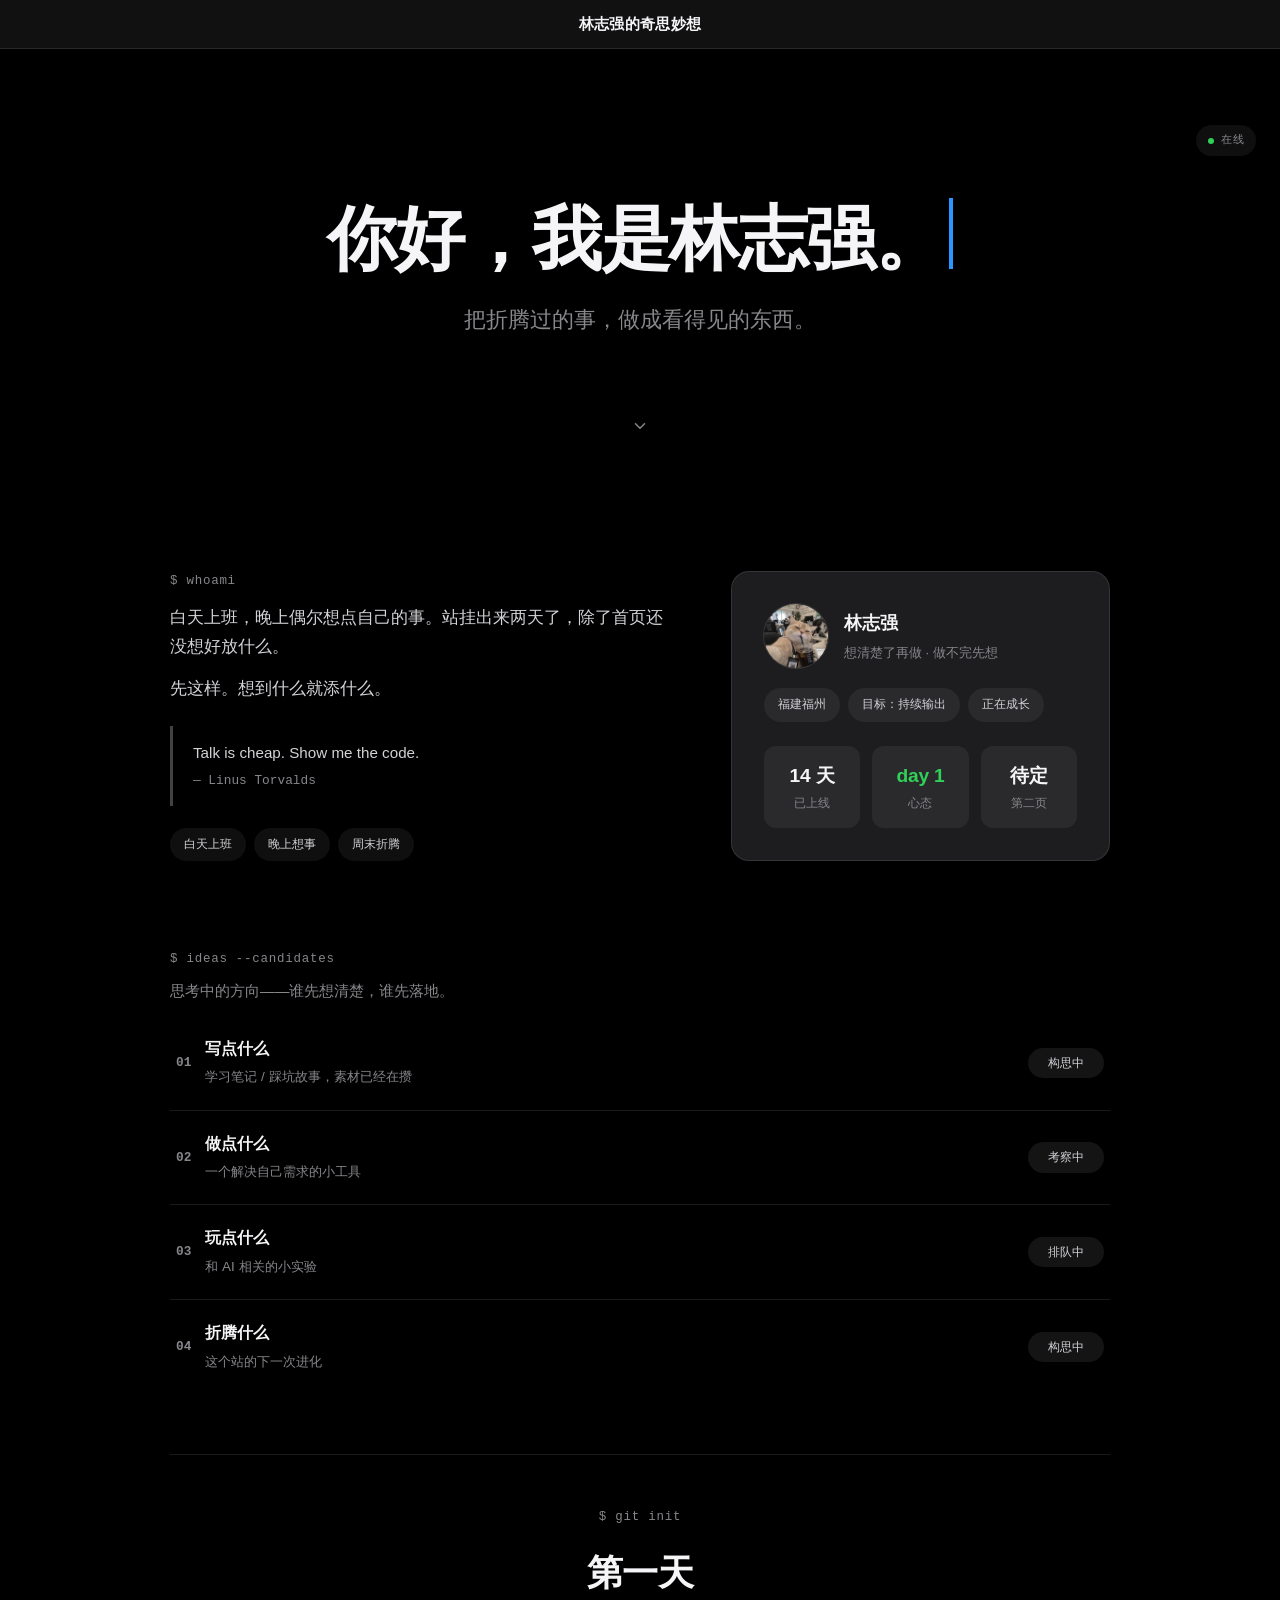
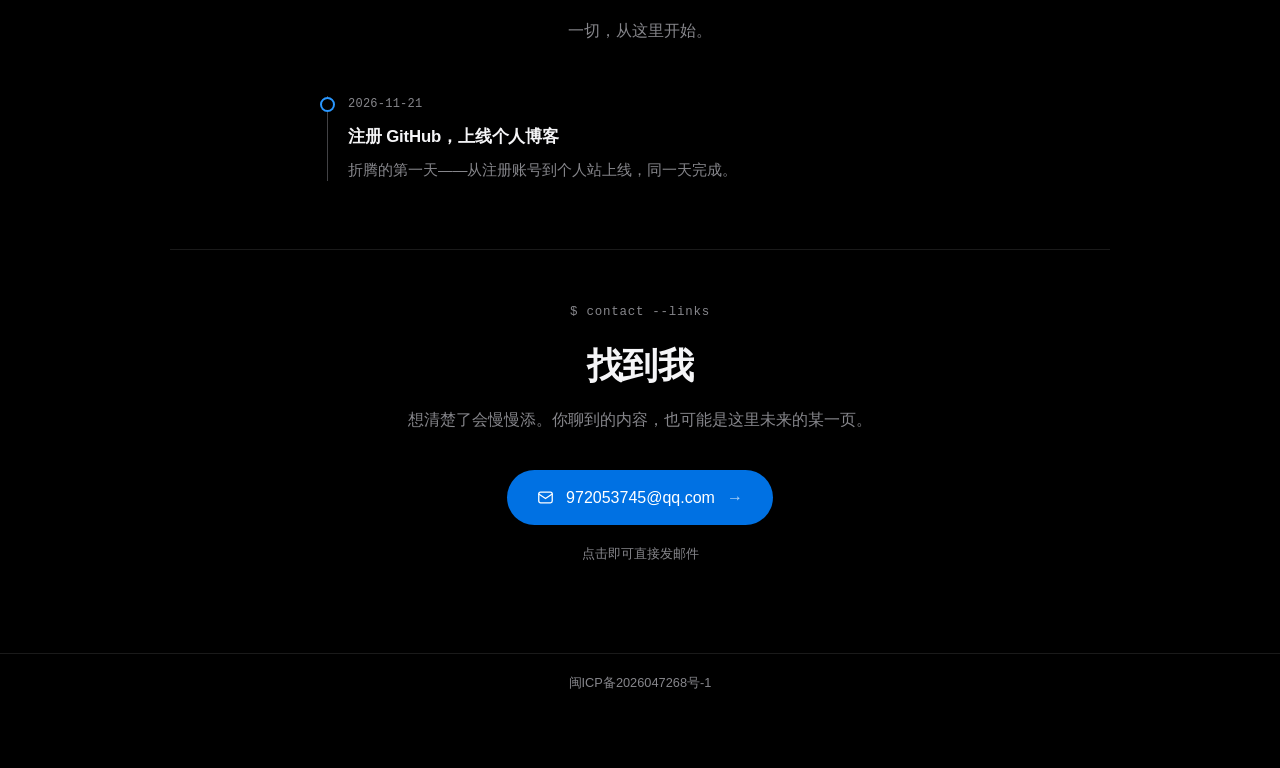
<file: index.html>
<!DOCTYPE html>
<html lang="zh-CN">
<head>
  <meta charset="UTF-8">
  <meta name="viewport" content="width=device-width, initial-scale=1.0">
  <title>林志强的奇思妙想</title>
  <meta name="description" content="林志强的奇思妙想 —— 把折腾过的事，做成看得见的东西。">
  <meta name="theme-color" content="#000000">
  <meta property="og:title" content="林志强的奇思妙想">
  <meta property="og:description" content="把折腾过的事，做成看得见的东西。">
  <meta property="og:url" content="https://midodo.tech/">
  <meta property="og:type" content="website">
  <meta property="og:site_name" content="林志强的奇思妙想">
  <meta property="og:locale" content="zh_CN">
  <meta property="og:image" content="https://midodo.tech/assets/og-cover.png">
  <meta property="og:image:width" content="1200">
  <meta property="og:image:height" content="630">
  <meta name="twitter:card" content="summary_large_image">
  <meta name="twitter:title" content="林志强的奇思妙想">
  <meta name="twitter:description" content="把折腾过的事，做成看得见的东西。">
  <meta name="twitter:image" content="https://midodo.tech/assets/og-cover.png">
  <meta name="robots" content="index,follow">
  <link rel="canonical" href="https://midodo.tech/">
  <script type="application/ld+json">
  {"@context":"https://schema.org","@type":"Person","name":"林志强","url":"https://midodo.tech/","email":"mailto:972053745@qq.com","description":"林志强的奇思妙想——还在思考要写点什么、做点什么。","homeLocation":{"@type":"Place","name":"福建福州"}}
  </script>
  <link rel="icon" href="data:image/svg+xml,<svg xmlns='http://www.w3.org/2000/svg' viewBox='0 0 100 100'><defs><linearGradient id='g' x1='0' y1='0' x2='1' y2='1'><stop offset='0' stop-color='%233e8bff'/><stop offset='1' stop-color='%239a6bff'/></linearGradient></defs><rect width='100' height='100' rx='24' fill='url(%23g)'/><path d='M36 34 L56 50 L36 66' stroke='white' stroke-width='9' fill='none' stroke-linecap='round' stroke-linejoin='round'/><rect x='62' y='62' width='12' height='10' rx='2' fill='white'/></svg>">
  <link rel="stylesheet" href="assets/style.css?v=14">
</head>
<body>
  <!-- 顶部:极简 header —— 仅 logo,单页不需要导航 -->
  <header class="site-header" id="top">
    <a class="logo-text" href="#top">林志强的奇思妙想</a>
  </header>

  <!-- 主视觉:大标题打字机 + 口号 -->
  <section class="hero">
    <div class="hero-inner fade-up">
      <h1 class="hero-title"><span id="typeline">你好，我是林志强。</span><span class="cursor"></span></h1>
      <p class="hero-slogan">把折腾过的事，做成看得见的东西。</p>
    </div>
    <span class="sys-badge"><i></i>在线</span>
    <a class="scroll-hint" href="#intro" aria-label="向下滚动"><svg viewBox="0 0 24 24" width="18" height="18" fill="none" stroke="currentColor" stroke-width="2" stroke-linecap="round" stroke-linejoin="round" aria-hidden="true"><path d="M6 9l6 6 6-6"/></svg></a>
  </section>

  <!-- 自我介绍(合并原关于页) -->
  <section class="intro fade-up d1" id="intro">
    <div class="who-grid">
      <div class="who-text">
        <p class="kicker">$ whoami</p>
        <p class="intro-text">白天上班，晚上偶尔想点自己的事。站挂出来两天了，除了首页还没想好放什么。</p>
        <p class="intro-text">先这样。想到什么就添什么。</p>
        <blockquote class="who-quote">
          Talk is cheap. Show me the code.
          <span class="who-quote-by">— Linus Torvalds</span>
        </blockquote>
        <div class="intro-chips">
          <span class="chip">白天上班</span>
          <span class="chip">晚上想事</span>
          <span class="chip">周末折腾</span>
        </div>
      </div>
      <aside class="profile-card spot">
        <div class="pc-head">
          <img class="avatar-xl" src="assets/avatar.jpg" alt="林志强的头像——上班喝冰美式的橘猫" width="68" height="68">
          <div>
            <h3>林志强</h3>
            <p class="pc-role">想清楚了再做 · 做不完先想</p>
          </div>
        </div>
        <div class="chips-row">
          <span class="chip">福建福州</span>
          <span class="chip">目标：持续输出</span>
          <span class="chip">正在成长</span>
        </div>
        <div class="pc-stats">
          <div class="pc-stat"><div class="num"><span id="site-age">1</span> 天</div><div class="lbl">已上线</div></div>
          <div class="pc-stat"><div class="num day1">day 1</div><div class="lbl">心态</div></div>
          <div class="pc-stat"><div class="num">待定</div><div class="lbl">第二页</div></div>
        </div>
      </aside>
    </div>
    <div class="ideas">
      <p class="kicker">$ ideas --candidates</p>
      <p class="ideas-sub">思考中的方向——谁先想清楚，谁先落地。</p>
      <div class="ideas-list">
        <div class="idea-row spot">
          <span class="i-num">01</span>
          <div class="i-main"><b>写点什么</b><span>学习笔记 / 踩坑故事，素材已经在攒</span></div>
          <span class="i-status">构思中</span>
        </div>
        <div class="idea-row spot">
          <span class="i-num">02</span>
          <div class="i-main"><b>做点什么</b><span>一个解决自己需求的小工具</span></div>
          <span class="i-status s-purple">考察中</span>
        </div>
        <div class="idea-row spot">
          <span class="i-num">03</span>
          <div class="i-main"><b>玩点什么</b><span>和 AI 相关的小实验</span></div>
          <span class="i-status s-amber">排队中</span>
        </div>
        <div class="idea-row spot">
          <span class="i-num">04</span>
          <div class="i-main"><b>折腾什么</b><span>这个站的下一次进化</span></div>
          <span class="i-status s-green">构思中</span>
        </div>
      </div>
    </div>
  </section>

  <!-- 第一天(悬停彩蛋:Always day 1) -->
  <section class="now fade-up d2" id="day-one">
    <p class="kicker" id="day-one-kicker">$ git init</p>
    <h2 id="day-one-title" aria-label="第一天 Always day 1">第一天</h2>
    <p class="now-sub">一切，从这里开始。</p>
    <div class="timeline">
      <div class="tl-item">
        <span class="when">2026-11-21</span>
        <h3>注册 GitHub，上线个人博客</h3>
        <p>折腾的第一天——从注册账号到个人站上线，同一天完成。</p>
      </div>
    </div>
  </section>

  <!-- 找到我 -->
  <section class="contact fade-up d2" id="contact">
    <p class="kicker">$ contact --links</p>
    <h2>找到我</h2>
    <p class="contact-sub">想清楚了会慢慢添。你聊到的内容，也可能是这里未来的某一页。</p>
    <a class="mail-pill reveal" href="mailto:972053745@qq.com">
      <svg class="mp-ico" viewBox="0 0 24 24" width="17" height="17" fill="none" stroke="currentColor" stroke-width="1.8" stroke-linecap="round" stroke-linejoin="round" aria-hidden="true"><rect x="2.5" y="4.5" width="19" height="15" rx="2.5"/><path d="M2.5 7l9.5 6.5L21.5 7"/></svg>
      <span class="mp-addr">972053745@qq.com</span>
      <span class="mp-arrow">→</span>
    </a>
    <p class="contact-note">点击即可直接发邮件</p>
  </section>

  <!-- 页脚:备案号(工信部要求,须展示并链接至 beian.miit.gov.cn) -->
  <footer>
    <div class="foot-bottom center"><a href="https://beian.miit.gov.cn/" target="_blank" rel="noopener noreferrer">闽ICP备2026047268号-1</a></div>
  </footer>

  <script>
    (function () {
      var reduced = window.matchMedia && window.matchMedia("(prefers-reduced-motion: reduce)").matches;

      /* 打字机大标题(循环) */
      var el = document.getElementById("typeline");
      if (el) {
        var lines = ["你好，我是林志强。", "左手奇思，右手妙想。", "1% 灵感，99% 折腾。", "又改版了，这次是认真的。", "先想清楚，再动手做。", "灵感 → 代码 → 上线。"];
        if (reduced) { el.textContent = lines[0]; }
        else {
          var wi = 0, ci = 0, del = false;
          (function tick() {
            var w = lines[wi];
            el.textContent = w.slice(0, ci);
            if (!del && ci < w.length) { ci++; setTimeout(tick, 150); }
            else if (!del) { del = true; setTimeout(tick, 2200); }
            else if (ci > 0) { ci--; setTimeout(tick, 40); }
            else { del = false; wi = (wi + 1) % lines.length; setTimeout(tick, 350); }
          })();
        }
      }

      /* 站龄自动计算(Since 2026-11-21) */
      var ageEl = document.getElementById("site-age");
      if (ageEl) {
        var since = new Date(2026, 10, 21);
        ageEl.textContent = Math.max(1, Math.floor((Date.now() - since.getTime()) / 864e5) + 1);
      }

      /* 滚动入场(.reveal 进入视口时浮现) */
      var revs = document.querySelectorAll(".reveal");
      if (reduced || !("IntersectionObserver" in window)) {
        revs.forEach(function (n) { n.classList.add("visible"); });
      } else {
        var revIo = new IntersectionObserver(function (entries) {
          entries.forEach(function (en) {
            if (en.isIntersecting) {
              en.target.classList.add("visible");
              revIo.unobserve(en.target);
            }
          });
        }, { threshold: .2 });
        revs.forEach(function (n) { revIo.observe(n); });
      }


      /* 彩蛋:悬停「第一天」→ Always day,整条数字卷筒惯性滚动滑停到 1(纯白)
         位移交给 CSS transition(合成器插值), 不依赖 rAF 逐帧、不逐帧改 filter */
      var eggSec = document.getElementById("day-one");
      if (eggSec) {
        var eggTitle = document.getElementById("day-one-title");
        var eggKick = document.getElementById("day-one-kicker");
        var eggLive = false;
        var eggTimers = [];
        var eggReset = function () {
          eggLive = false;
          eggTimers.forEach(clearTimeout);
          eggTimers = [];
          eggSec.classList.remove("egg-on");
          eggTitle.textContent = "第一天";
          eggKick.textContent = "$ git init";
        };
        eggSec.addEventListener("pointerenter", function () {
          if (eggLive) return;
          eggLive = true;
          eggSec.classList.add("egg-on");
          eggKick.textContent = '$ echo "Always day 1"';
          if (reduced) {
            eggTitle.innerHTML = '<span class="ad-pre">Always day</span><span class="ad-final">1</span>';
            return;
          }
          /* 200 → 1 一条连续数字带, 单一 translate3d 位移 → 不会跳字、不会有接缝
             数字放在 ad-slot 里(固定 1ch 占位), 卷筒绝对定位溢出 → 行宽全程不变,
             "Always day" 不会被重新居中, 零位移 */
          var FROM = 200, TO = 1, COUNT = FROM - TO + 1;
          var html = '<span class="ad-pre">Always day</span>' +
            '<span class="ad-slot"><span class="ad-reel"><span class="ad-strip">';
          for (var n = FROM; n >= TO; n--) html += "<i>" + n + "</i>";
          html += "</span></span></span>";
          eggTitle.innerHTML = html;
          var strip = eggTitle.querySelector(".ad-strip");

          /* 同步触发过渡: 强制重排 → 起始态落定 → 赋终值(不用 rAF) */
          void strip.offsetHeight;
          strip.style.transform = "translate3d(0," + (-((COUNT - 1) * 1.3)) + "em,0)";
          strip.classList.add("ad-run");

          /* 落定: 换成纯文本最终态 —— 无栅格无 mask, 不可能被裁掉;
             因 ad-slot 宽度始终是 1ch, 这一步也不会引起任何位移 */
          eggTimers.push(setTimeout(function () {
            if (!eggLive) return;
            eggTitle.innerHTML = '<span class="ad-pre">Always day</span><span class="ad-final">1</span>';
          }, 2900));
        });
        eggSec.addEventListener("pointerleave", eggReset);
      }

      /* 卡片聚光灯跟随 */
      document.querySelectorAll(".spot").forEach(function (node) {
        node.addEventListener("mousemove", function (e) {
          var r = node.getBoundingClientRect();
          node.style.setProperty("--mx", (e.clientX - r.left) + "px");
          node.style.setProperty("--my", (e.clientY - r.top) + "px");
        });
      });

      /* 技能进度条(进入视口时填充) */
      var bars = document.querySelectorAll(".bar i");
      if (reduced || !("IntersectionObserver" in window)) {
        bars.forEach(function (b) { b.style.width = b.dataset.w; });
        return;
      }
      var io = new IntersectionObserver(function (entries) {
        entries.forEach(function (en) {
          if (en.isIntersecting) {
            en.target.style.width = en.target.dataset.w;
            io.unobserve(en.target);
          }
        });
      }, { threshold: .4 });
      bars.forEach(function (b) { io.observe(b); });
    })();
  </script>
</body>
</html>
</file>
<file: assets/style.css>
/* ===== Apple 暗色设计系统 v10 =====
   纯黑背景 + #1d1d1f 卡片 + #f5f5f7 文字 + #0071e3 胶囊按钮 + #2997ff 链接
   发丝线描边、磨砂导航、克制阴影，无网格/辉光/渐变字 */
:root {
  --bg: #000000;
  --surface: #1d1d1f;
  --surface-2: rgba(255, 255, 255, .06);
  --surface-3: rgba(255, 255, 255, .08);
  --ink: #f5f5f7;
  --ink-2: #d2d2d7;
  --muted: #86868b;
  --line: rgba(255, 255, 255, .1);
  --line-strong: #424245;
  --accent: #2997ff;
  --btn: #0071e3;
  --btn-hover: #0077ed;
  --green: #30d158;
  --orange: #ff9f0a;
  --purple: #bf5af2;
  --shadow-sm: 0 2px 8px rgba(0, 0, 0, .45);
  --shadow-md: 0 8px 28px rgba(0, 0, 0, .55);
  --radius: 18px;
  --radius-sm: 12px;
  --mono: ui-monospace, SFMono-Regular, "SF Mono", Menlo, Consolas, monospace;
  --sans: -apple-system, BlinkMacSystemFont, "SF Pro Text", "SF Pro Display", "Helvetica Neue", "PingFang SC", "Microsoft YaHei", sans-serif;
}

* { box-sizing: border-box; }
html { scroll-behavior: smooth; }

body {
  margin: 0;
  background: var(--bg);
  color: var(--ink);
  font-family: var(--sans);
  line-height: 1.7;
  overflow-x: hidden;
  -webkit-font-smoothing: antialiased;
  text-rendering: optimizeLegibility;
}

::selection { background: rgba(41, 151, 255, .35); }

.container { max-width: 1040px; margin: 0 auto; padding: 0 24px; }

/* ===== 顶栏(磨砂,apple.com 式) ===== */
.site-header {
  position: sticky; top: 0; z-index: 50;
  backdrop-filter: blur(20px) saturate(1.8);
  -webkit-backdrop-filter: blur(20px) saturate(1.8);
  background: rgba(22, 22, 23, .8);
  border-bottom: 1px solid var(--line);
  padding: 0 24px;
  text-align: center;
}
.logo-text {
  display: inline-block;
  line-height: 48px;
  font-size: .95rem; font-weight: 600; letter-spacing: .02em;
  text-decoration: none;
  color: var(--ink);
}
.logo-text.sm { font-size: .85rem; }

/* ===== Hero ===== */
.hero {
  position: relative; overflow: hidden;
  padding: 148px 24px 132px;
  text-align: center;
  background: var(--bg);
}
.hero-inner { position: relative; z-index: 1; }
.hero-title {
  margin: 0; color: var(--ink); font-weight: 600;
  font-size: clamp(2.4rem, 6.5vw, 4.4rem);
  letter-spacing: -.022em; line-height: 1.18;
  min-height: 1.18em;
}
.hero-title .cursor { width: .06em; height: 1em; vertical-align: -.08em; }
.cursor {
  display: inline-block;
  background: var(--accent); margin-left: .08em;
  animation: blink 1.1s step-end infinite;
}
@keyframes blink { 50% { opacity: 0; } }
.hero-slogan {
  margin: 22px 0 0; color: var(--muted);
  font-size: clamp(1.05rem, 2.2vw, 1.35rem);
  font-weight: 400; letter-spacing: 0;
}

.sys-badge {
  position: absolute; top: 76px; right: 24px; z-index: 1;
  display: inline-flex; align-items: center; gap: 7px;
  font-family: var(--mono); font-size: .7rem; letter-spacing: .04em;
  color: var(--muted);
  border-radius: 999px;
  padding: 6px 12px;
  background: var(--surface-2);
}
.sys-badge i {
  width: 6px; height: 6px; border-radius: 50%; flex: none;
  background: var(--green);
  animation: blink 1.8s ease-in-out infinite;
}

.scroll-hint {
  position: absolute; left: 50%; bottom: 26px; z-index: 1;
  transform: translateX(-50%);
  color: var(--muted); text-decoration: none;
  display: inline-flex; padding: 6px;
  animation: bob 2.2s ease-in-out infinite;
}
.scroll-hint svg { display: block; }
@keyframes bob { 0%, 100% { transform: translate(-50%, 0); } 50% { transform: translate(-50%, 7px); } }

/* ===== 小节标题与 kicker ===== */
.kicker {
  font-family: var(--mono); color: var(--muted); font-size: .8rem;
  margin: 0 0 14px; letter-spacing: .02em;
}
h2 {
  color: var(--ink); font-weight: 600;
  letter-spacing: -.015em;
}

/* ===== 自我介绍 ===== */
.intro { padding: 96px 24px 8px; text-align: center; }
.intro-text {
  max-width: 54ch; margin: 0 auto; color: var(--ink-2);
  font-size: 1.05rem; font-weight: 400;
}
.intro-chips { display: flex; justify-content: center; gap: 8px; flex-wrap: wrap; margin-top: 20px; }

.chip {
  font-size: .78rem; font-weight: 500; color: var(--ink-2);
  background: var(--surface-2);
  border-radius: 999px; padding: 6px 14px;
}

/* ===== 名片 ===== */
.profile-card {
  background: var(--surface);
  border: 1px solid var(--line);
  border-radius: var(--radius);
  padding: 28px 26px;
  text-align: left;
}
.intro .profile-card { animation: none; }
.profile-card .pc-head { display: flex; align-items: center; gap: 16px; }
.avatar-xl {
  width: 64px; height: 64px; border-radius: 50%; flex: none;
  object-fit: cover; object-position: 50% 30%;
  box-shadow: 0 0 0 1px rgba(255, 255, 255, .12);
}
.profile-card h3 { margin: 0; font-size: 1.1rem; font-weight: 600; letter-spacing: -.01em; }
.profile-card .pc-role { margin: 3px 0 0; color: var(--muted); font-size: .82rem; }
.chips-row { display: flex; gap: 8px; flex-wrap: wrap; margin-top: 18px; }
.pc-stats { display: grid; grid-template-columns: 1fr 1fr 1fr; gap: 10px; margin-top: 20px; }
.pc-stat {
  background: var(--surface-2); border-radius: var(--radius-sm);
  padding: 13px 8px; text-align: center;
}
.pc-stat .num { font-size: 1.2rem; font-weight: 600; color: var(--ink); letter-spacing: -.01em; }
.pc-stat .num.day1 { color: var(--green); }
.pc-stat .lbl { font-size: .72rem; color: var(--muted); margin-top: 2px; }

/* ===== 引用 ===== */
.who-quote {
  margin: 22px 0; padding: 14px 20px;
  border-left: 3px solid var(--line-strong);
  background: var(--surface);
  border-radius: 0 12px 12px 0;
  color: var(--ink-2); font-size: .95rem; font-weight: 500;
}
.who-quote-by {
  display: block; margin-top: 5px;
  color: var(--muted); font-size: .8rem; font-weight: 400;
  font-family: var(--mono);
}

/* ===== 两栏布局 ===== */
.who-grid {
  display: grid; grid-template-columns: 1.15fr .85fr;
  gap: 48px; align-items: center;
  max-width: 940px; margin: 0 auto; text-align: left;
}
.who-grid .intro-text { margin: 0 0 14px; }
.who-grid .intro-chips { justify-content: flex-start; }

/* ===== 候选清单 ===== */
.ideas { max-width: 640px; margin: 72px auto 0; text-align: left; }
.ideas-sub { color: var(--muted); font-size: .92rem; margin: 8px 0 18px; }
.ideas-list { display: grid; gap: 12px; }
.idea-row {
  display: flex; align-items: center; gap: 14px;
  background: var(--surface); border: 1px solid var(--line);
  border-radius: var(--radius); padding: 18px 20px;
  width: 100%;
  transition: background .25s ease, border-color .25s ease;
}
.idea-row:hover { background: #2c2c2e; border-color: var(--line-strong); }
.idea-row .i-num {
  flex: none; font-family: var(--mono); font-size: .8rem; font-weight: 600;
  color: var(--muted);
  min-width: 2ch;
}
.idea-row .i-main { flex: 1; min-width: 0; }
.idea-row .i-main b { display: block; font-size: .98rem; font-weight: 600; letter-spacing: -.01em; }
.idea-row .i-main span { color: var(--muted); font-size: .84rem; }
.idea-row .i-status {
  flex: none; font-size: .74rem; font-weight: 500;
  color: var(--accent); background: rgba(41, 151, 255, .12);
  border-radius: 999px; padding: 5px 12px;
  min-width: 76px; text-align: center;
}
.idea-row .i-status.s-purple { color: var(--purple); background: rgba(191, 90, 242, .14); }
.idea-row .i-status.s-amber { color: var(--orange); background: rgba(255, 159, 10, .13); }
.idea-row .i-status.s-green { color: var(--green); background: rgba(48, 209, 88, .13); }

/* ===== 第一天 + 时间线 ===== */
.now { padding: 108px 24px 26px; text-align: center; }
.now h2 {
  margin: 0; font-size: clamp(1.9rem, 4.5vw, 2.8rem);
}
.now .now-sub { color: var(--muted); margin: 12px 0 40px; font-size: 1rem; }
.now .timeline { max-width: 640px; margin: 0 auto; text-align: left; }

.timeline { position: relative; margin: 20px 0 0; padding-left: 28px; }
.timeline::before {
  content: ""; position: absolute; left: 7px; top: 8px; bottom: 8px; width: 1px;
  background: var(--line-strong);
}
.tl-item { position: relative; padding: 0 0 30px; }
.tl-item:last-child { padding-bottom: 6px; }
.tl-item::before {
  content: ""; position: absolute; left: -28px; top: 9px;
  width: 11px; height: 11px; border-radius: 50%;
  background: var(--bg); border: 2px solid var(--accent);
}
.tl-item .when {
  font-family: var(--mono); font-size: .75rem; font-weight: 500;
  color: var(--muted);
  display: inline-block; letter-spacing: .02em;
}
.tl-item h3 { margin: 8px 0 6px; font-size: 1.05rem; font-weight: 600; letter-spacing: -.01em; }
.tl-item p { margin: 0; color: var(--muted); font-size: .92rem; }

/* ===== 彩蛋:第一天 → Always day 1 =====
   几何结构(高度锁死/卷筒/合成器过渡)与 v9 完全一致, 仅配色改为 Apple 暗色 */
#day-one-title {
  height: 1.8em;
  display: flex;
  align-items: center;
  justify-content: center;
}
.now.egg-on h2 {
  font-family: var(--mono);
  letter-spacing: 2px;
  color: var(--ink);
}
.ad-pre {
  display: inline-block;
  height: 1.3em; line-height: 1.3em;
  vertical-align: baseline;
  letter-spacing: 2px;
}
.ad-slot {
  display: inline-block;
  position: relative;
  vertical-align: baseline;
  width: 1ch; height: 1.3em;
  margin-left: .28em;
}
.ad-reel {
  position: absolute; left: 0; top: 0;
  width: 3ch;
  height: 1.3em; overflow: hidden; letter-spacing: 0;
  -webkit-mask-image: linear-gradient(180deg, transparent 0, #000 14%, #000 86%, transparent 100%);
  mask-image: linear-gradient(180deg, transparent 0, #000 14%, #000 86%, transparent 100%);
}
.ad-strip {
  display: block;
  transform: translate3d(0, 0, 0);
  filter: blur(1.5px);
  will-change: transform, filter;
  transition:
    transform 3s cubic-bezier(.12, .92, .12, 1),
    filter 1.15s cubic-bezier(.25, .7, .3, 1);
}
.ad-strip.ad-run { filter: blur(0); }
.ad-strip i {
  display: block; height: 1.3em; line-height: 1.3em;
  width: 3ch;
  font-style: normal; text-align: left;
  letter-spacing: 0;
  font-variant-numeric: tabular-nums; color: var(--ink);
  white-space: nowrap;
}
.ad-final {
  color: var(--ink); letter-spacing: 0;
  margin-left: .28em;
}
.now.egg-on .tl-item .when { color: var(--green); }

/* ===== 找到我 ===== */
.contact { padding: 108px 24px 112px; text-align: center; background: var(--bg); }
.contact h2 { margin: 0; font-size: clamp(1.7rem, 4vw, 2.4rem); }
.contact .contact-sub { color: var(--muted); margin: 12px 0 34px; font-size: 1rem; }
.contact .mail-pill {
  display: inline-flex; align-items: center; gap: 12px;
  padding: 14px 30px;
  background: var(--btn);
  border-radius: 999px;
  text-decoration: none; color: #fff;
  font-size: 1rem; font-weight: 500;
  transition: background .2s ease, transform .2s ease;
}
.contact .mail-pill:hover { background: var(--btn-hover); transform: scale(1.02); }
.contact .mail-pill .mp-ico { color: #fff; display: inline-flex; flex: none; }
.mp-addr { font-weight: 500; font-size: 1rem; color: #fff; }
.mp-arrow { color: rgba(255, 255, 255, .7); transition: transform .2s ease; font-family: var(--sans); }
.contact .mail-pill:hover .mp-arrow { transform: translateX(4px); color: #fff; }
.contact-note { margin: 20px 0 0; color: var(--muted); font-size: .82rem; }

/* ===== 按钮 ===== */
.cta-row { display: flex; gap: 14px; margin-top: 30px; flex-wrap: wrap; }
.cta-row.center { justify-content: center; margin-top: 32px; }
.btn {
  display: inline-flex; align-items: center; gap: 8px;
  padding: 12px 26px; border-radius: 999px;
  font-size: .95rem; font-weight: 500; text-decoration: none;
  border: none;
  transition: background .2s ease, transform .2s ease;
}
.btn-primary { background: var(--btn); color: #fff; }
.btn-primary:hover { background: var(--btn-hover); transform: scale(1.02); }
.btn-ghost {
  background: transparent; color: var(--accent);
  box-shadow: inset 0 0 0 1px var(--line-strong);
}
.btn-ghost:hover { background: var(--surface-2); }

/* ===== 页脚 ===== */
footer { background: var(--bg); padding-bottom: 40px; }
.foot-end {
  margin: 0; padding: 96px 24px 100px;
  text-align: center;
  font-size: clamp(1.4rem, 3.4vw, 2rem);
  font-weight: 600; letter-spacing: -.01em;
  color: var(--ink);
}

/* ===== 入场动画 ===== */
.fade-up { animation: fadeUp .8s cubic-bezier(.25, .1, .25, 1) both; }
@keyframes fadeUp { from { opacity: 0; transform: translateY(20px); } to { opacity: 1; transform: none; } }
.d1 { animation-delay: .06s; }
.d2 { animation-delay: .16s; }
.d3 { animation-delay: .26s; }
.reveal { opacity: 0; transform: translateY(24px); transition: opacity .7s ease, transform .7s ease; }
.reveal.visible { opacity: 1; transform: translateY(0); }

/* ===== 旧版页(文章/关于/友链,供仓库其他页面共用) ===== */
.topbar {
  position: sticky; top: 0; z-index: 50;
  backdrop-filter: blur(20px) saturate(1.8);
  -webkit-backdrop-filter: blur(20px) saturate(1.8);
  background: rgba(22, 22, 23, .8);
  border-bottom: 1px solid var(--line);
}
.topbar .container { display: flex; align-items: center; gap: 26px; height: 52px; }
.logo {
  font-weight: 600; font-size: .95rem;
  text-decoration: none; margin-right: auto; color: var(--ink);
  display: inline-flex; align-items: center; gap: 8px;
}
.logo .logo-dot {
  width: 22px; height: 22px; border-radius: 6px; flex: none;
  display: inline-flex; align-items: center; justify-content: center;
  background: var(--btn); color: #fff; font-size: .78rem; font-weight: 700;
}
.logo span { color: var(--ink); }
.topbar a:not(.logo) {
  color: var(--muted); text-decoration: none; font-size: .88rem;
  font-weight: 500; transition: color .2s;
}
.topbar a:not(.logo):hover { color: var(--ink); }
.topbar a:not(.logo).active { color: var(--accent); }
.topbar .icon-link { color: var(--muted); }
.topbar .icon-link:hover { color: var(--ink); }
.icon-link { display: inline-flex; transition: transform .2s; }
.icon-link:hover { transform: translateY(-2px); }

.banner { padding: 88px 0 76px; background: var(--bg); border-bottom: 1px solid var(--line); }
.banner-inner {
  position: relative; z-index: 1;
  display: grid; grid-template-columns: 1.15fr .85fr; gap: 52px;
  align-items: center;
}
.banner-tag {
  display: inline-flex; align-items: center; gap: 8px;
  font-size: .82rem; font-weight: 500; color: var(--accent);
  background: rgba(41, 151, 255, .12);
  border-radius: 999px; padding: 7px 16px; margin: 0 0 20px;
}
.banner-text h1.headline {
  font-size: clamp(2.1rem, 5.2vw, 3.1rem);
  line-height: 1.22; margin: 0 0 14px; letter-spacing: -.02em;
  color: var(--ink); font-weight: 600;
}
.banner-text h1.headline em { font-style: normal; color: var(--accent); }
.typeline { font-family: var(--mono); font-size: .95rem; color: var(--muted); margin: 0 0 14px; min-height: 1.9em; }
.typeline .type { color: var(--accent); font-weight: 500; }
.banner-desc { color: var(--muted); max-width: 46ch; margin: 0; font-size: 1rem; }

.section { padding: 64px 0; }
.section-head { display: flex; align-items: center; gap: 16px; margin-bottom: 28px; }
.section-head h2 { font-size: 1.5rem; margin: 0; }
.section-head .line { flex: 1; height: 1px; background: var(--line); }
.section-head .sub { color: var(--muted); font-size: .88rem; }

.feature-grid { display: grid; grid-template-columns: repeat(auto-fill, minmax(min(300px, 100%), 1fr)); gap: 20px; }
.card-wrap {
  display: block; text-decoration: none;
  background: var(--surface); border: 1px solid var(--line);
  border-radius: var(--radius); overflow: hidden;
  transition: transform .25s ease, border-color .25s ease;
}
.card-wrap:hover { transform: scale(1.02); border-color: var(--line-strong); }
.cover { height: 150px; display: flex; align-items: center; justify-content: center; font-size: 3.2rem; background: #2c2c2e; }
.cover.c1, .cover.c2, .cover.c3, .cover.c4, .cover.c5 { background: #2c2c2e; }
.card-body { padding: 22px; }
.card-body .date { font-size: .76rem; color: var(--muted); font-weight: 500; }
.card-body h3 { margin: 8px 0 6px; font-size: 1.08rem; color: var(--ink); font-weight: 600; }
.card-body p { margin: 0 0 14px; color: var(--muted); font-size: .9rem; }
.tags { display: flex; gap: 8px; flex-wrap: wrap; }
.tag, .tag.g, .tag.p, .tag.gr, .tag.o {
  font-size: .72rem; font-weight: 500; padding: 4px 11px;
  border-radius: 999px; color: var(--accent);
  background: rgba(41, 151, 255, .12); border: none;
}
.tag.p { color: var(--purple); background: rgba(191, 90, 242, .13); }
.tag.gr { color: var(--green); background: rgba(48, 209, 88, .12); }
.tag.o { color: var(--orange); background: rgba(255, 159, 10, .12); }

.notes-list { display: grid; gap: 12px; }
.note-card {
  display: flex; align-items: flex-start; gap: 16px;
  background: var(--surface); border: 1px solid var(--line);
  border-radius: var(--radius); padding: 18px 20px;
}
.note-card:hover { border-color: var(--line-strong); }
.note-card .n-date {
  flex: none; font-family: var(--mono); font-size: .74rem; font-weight: 500;
  color: var(--muted);
  border-radius: 8px; padding: 4px 10px; margin-top: 2px;
}
.note-card .n-text { color: var(--ink-2); font-size: .95rem; margin: 0; }

.contact-grid { display: grid; grid-template-columns: 1fr 1.35fr; gap: 20px; }
@media (max-width: 760px) { .contact-grid { grid-template-columns: 1fr; } }
.contact-card, .friend-card {
  background: var(--surface); border: 1px solid var(--line);
  border-radius: var(--radius); padding: 26px;
}
.contact-card h3, .friend-card h3 { margin: 0 0 6px; font-size: 1.1rem; font-weight: 600; }
.contact-card .c-sub, .friend-card .c-sub { color: var(--muted); font-size: .88rem; margin: 0 0 18px; }
.contact-list { display: grid; gap: 12px; }
.contact-list .c-item {
  display: flex; align-items: center; gap: 12px;
  padding: 12px 14px; border: 1px solid var(--line); border-radius: var(--radius-sm);
  text-decoration: none; color: var(--ink); transition: border-color .2s;
}
.contact-list .c-item:hover { border-color: var(--line-strong); }
.c-item .c-ico {
  width: 36px; height: 36px; border-radius: 9px; flex: none;
  display: flex; align-items: center; justify-content: center;
  background: rgba(41, 151, 255, .12); color: var(--accent); font-weight: 600;
}
.c-item .c-label { font-weight: 600; font-size: .9rem; }
.c-item .c-value { color: var(--muted); font-size: .8rem; font-family: var(--mono); }
.friend-grid { display: grid; grid-template-columns: repeat(auto-fill, minmax(min(180px, 100%), 1fr)); gap: 12px; }
.f-item {
  display: flex; align-items: center; gap: 12px;
  padding: 14px 16px; border: 1px solid var(--line); border-radius: var(--radius-sm);
  text-decoration: none; color: var(--ink);
  transition: border-color .2s;
}
.f-item:hover { border-color: var(--line-strong); }
.f-item .f-ico {
  width: 38px; height: 38px; border-radius: 50%; flex: none;
  display: flex; align-items: center; justify-content: center;
  font-size: 1.2rem; background: var(--surface-2);
}
.f-item .f-name { font-weight: 600; font-size: .88rem; line-height: 1.4; }
.f-item .f-desc { color: var(--muted); font-size: .74rem; }
.f-item.empty { border-style: dashed; color: var(--muted); }

.cta-banner {
  border-radius: var(--radius); padding: 48px 36px; text-align: center;
  background: var(--surface); border: 1px solid var(--line);
}
.cta-banner h3 { font-size: 1.7rem; margin: 0 0 8px; font-weight: 600; color: var(--ink); }
.cta-banner p { margin: 0; color: var(--muted); }
.cta-banner .btn-primary { background: var(--btn); color: #fff; }
.cta-banner .btn-ghost { color: #fff; box-shadow: inset 0 0 0 1px rgba(255, 255, 255, .3); }
.cta-banner .btn-ghost:hover { background: rgba(255, 255, 255, .1); }

footer .foot-grid { display: grid; grid-template-columns: 2.2fr 1fr 1.6fr; gap: 36px; padding: 44px 0 34px; }
footer .foot-col .logo { margin-right: 0; }
footer .foot-col p { color: var(--muted); font-size: .88rem; margin: 14px 0 0; max-width: 38ch; }
footer .foot-col h4 {
  font-size: .78rem; color: var(--ink); text-transform: uppercase;
  letter-spacing: .08em; margin: 0 0 12px; font-weight: 600;
}
footer .foot-col a { display: block; color: var(--muted); text-decoration: none; padding: 4px 0; font-size: .9rem; transition: color .2s; }
footer .foot-col a:hover { color: var(--accent); }
.foot-bottom {
  display: flex; justify-content: space-between; align-items: center;
  gap: 12px; flex-wrap: wrap;
  padding: 18px 0 34px; border-top: 1px solid var(--line);
  font-size: .8rem; color: var(--muted);
}
.foot-bottom a { color: var(--muted); text-decoration: none; transition: color .2s; }
.foot-bottom a:hover { color: var(--accent); }
.foot-center { text-align: center; padding: 48px 0 0; }
.foot-bottom.center { justify-content: center; }

/* ===== 文章页 ===== */
#progress { position: fixed; top: 0; left: 0; height: 3px; width: 0; background: var(--accent); z-index: 60; }
.post { padding: 40px 0 24px; }
.post-hero {
  border-radius: var(--radius); padding: 44px 40px;
  background: var(--surface);
  border: 1px solid var(--line);
}
.post-hero .kicker { margin: 0 0 8px; }
.post h1 {
  letter-spacing: -.02em; line-height: 1.25;
  font-size: clamp(1.7rem, 4.5vw, 2.2rem); margin: 0 0 12px;
  font-weight: 600; color: var(--ink);
  overflow-wrap: anywhere;
}
.post .meta { font-size: .84rem; color: var(--muted); margin-bottom: 8px; font-weight: 500; }
.post .meta .sep { margin: 0 10px; color: var(--line-strong); }
.post-body { margin-top: 30px; max-width: 780px; overflow-wrap: break-word; }
.post-body h2 {
  font-size: 1.25rem; margin: 44px 0 14px;
  padding-bottom: 10px; border-bottom: 1px solid var(--line);
  font-weight: 600;
}
.post-body a { color: var(--accent); text-decoration: none; }
.post-body a:hover { text-decoration: underline; }
.post-body code {
  font-family: var(--mono); font-size: .88em;
  background: var(--surface-2);
  border-radius: 5px; padding: 2px 7px; color: var(--accent);
}
.code-block {
  background: var(--surface); border: 1px solid var(--line);
  border-radius: var(--radius-sm); overflow: hidden; margin: 20px 0;
}
.code-block .code-head {
  display: flex; gap: 7px; padding: 10px 14px;
  background: var(--surface-2);
  border-bottom: 1px solid var(--line);
}
.dot { width: 11px; height: 11px; border-radius: 50%; flex: none; }
.dot.red { background: #ff5f57; }
.dot.yellow { background: #febc2e; }
.dot.green { background: #28c840; }
.post-body pre {
  margin: 0; padding: 18px 20px; overflow-x: auto;
  font-family: var(--mono); font-size: .85rem;
  line-height: 1.7; color: var(--ink-2);
}
.post-body blockquote {
  margin: 18px 0; padding: 12px 20px;
  border-left: 3px solid var(--line-strong);
  background: var(--surface); border-radius: 0 10px 10px 0; color: var(--ink-2);
}
.post-body ul li::marker { color: var(--accent); }
.post-body ol li::marker { color: var(--accent); font-family: var(--mono); }
.tip-box {
  display: flex; gap: 12px; align-items: flex-start;
  background: rgba(255, 159, 10, .1); border: 1px solid rgba(255, 159, 10, .25);
  border-radius: var(--radius-sm); padding: 14px 18px; margin: 18px 0;
  color: var(--orange); font-size: .92rem;
}
.tip-box.blue { background: rgba(41, 151, 255, .1); border-color: rgba(41, 151, 255, .25); color: var(--accent); }
.tip-box.green { background: rgba(48, 209, 88, .1); border-color: rgba(48, 209, 88, .25); color: var(--green); }

.back-home {
  display: inline-flex; align-items: center; gap: 8px;
  margin: 44px 0 0; padding: 10px 22px;
  font-size: .88rem; font-weight: 500;
  color: var(--accent); text-decoration: none;
  background: transparent; border-radius: 999px;
  box-shadow: inset 0 0 0 1px var(--line-strong);
  transition: background .2s;
}
.back-home:hover { background: var(--surface-2); }

/* ===== 关于页 ===== */
.about-head { display: flex; align-items: center; gap: 26px; margin-top: 36px; flex-wrap: wrap; }
.bar-row { display: flex; align-items: center; gap: 14px; margin-bottom: 14px; font-size: .88rem; font-weight: 500; }
.bar-row .bname { width: 110px; flex: none; color: var(--ink-2); }
.bar-row .bar { flex: 1; height: 8px; border-radius: 999px; background: var(--surface-2); overflow: hidden; }
.bar-row .bar i { display: block; height: 100%; width: 0; border-radius: inherit; background: var(--accent); transition: width 1.2s ease; }
.bar-row .bpct { width: 44px; text-align: right; color: var(--muted); font-family: var(--mono); font-size: .8rem; }
.link-cards { display: grid; grid-template-columns: repeat(auto-fill, minmax(min(220px, 100%), 1fr)); gap: 14px; margin-top: 16px; }
.link-card {
  display: flex; align-items: center; gap: 14px;
  padding: 16px 18px; background: var(--surface);
  border: 1px solid var(--line); border-radius: var(--radius-sm);
  text-decoration: none; color: var(--ink);
  transition: border-color .2s;
}
.link-card:hover { border-color: var(--line-strong); }
.link-card .lc-icon {
  width: 38px; height: 38px; border-radius: 9px; flex: none;
  display: flex; align-items: center; justify-content: center;
  background: rgba(191, 90, 242, .12); color: var(--purple); font-size: 1.2rem;
}
.link-card .lc-sub { color: var(--muted); font-size: .78rem; font-family: var(--mono); }

/* ===== 响应式 ===== */
@media (max-width: 880px) {
  .banner { padding: 60px 0 64px; }
  .banner-inner { grid-template-columns: 1fr; gap: 40px; }
  .profile-card { max-width: 460px; }
  .scroll-hint { display: none; }
  .sys-badge { display: none; }
  footer .foot-grid { grid-template-columns: 1fr; }
  .post-hero { padding: 32px 24px; }
  .topbar .container { gap: 16px; }
  .who-grid { grid-template-columns: 1fr; gap: 32px; max-width: 560px; }
  .hero { padding: 100px 20px 96px; }
  .contact { padding: 80px 20px 84px; }
  .intro { padding: 72px 20px 8px; }
  .now { padding: 80px 20px 20px; }
}

@media (max-width: 640px) {
  .section { padding: 40px 0; }
  .topbar .container { gap: 12px; height: 48px; }
  .logo { font-size: .9rem; }
  .topbar a:not(.logo) { font-size: .84rem; }
  .cta-banner { padding: 36px 22px; }
  .cta-banner h3 { font-size: 1.35rem; }
  .contact-list .c-item, .f-item { padding: 11px 12px; }
  .ideas-list { gap: 10px; }
}

@media (max-width: 480px) {
  .logo-text { font-size: .85rem; }
  .hero { padding: 76px 16px 72px; }
  .hero-slogan { font-size: 1rem; }
  .contact { padding: 64px 16px 68px; }
  .contact h2 { font-size: 1.5rem; }
  .contact-sub { font-size: .92rem; }
  .contact .mail-pill { padding: 12px 24px; font-size: .92rem; }
  .foot-end { padding: 72px 20px 76px; }
  .post-hero { padding: 26px 18px; }
  .post-body { margin-top: 22px; }
  .contact-card, .friend-card { padding: 20px 16px; }
  .avatar-xl { width: 54px; height: 54px; }
  .bar-row .bname { width: 88px; font-size: .8rem; }
  .about-head { gap: 18px; }
  .ideas { margin-top: 52px; }
  .idea-row { padding: 15px 16px; gap: 10px; }
  .idea-row .i-status { padding: 4px 10px; min-width: 64px; }
  .pc-stats { gap: 8px; }
  .pc-stat { padding: 11px 6px; }
}

@media (prefers-reduced-motion: reduce) {
  *, *::before, *::after { animation: none !important; transition: none !important; }
  .reveal { opacity: 1; transform: none; }
}

/* ===== 卡片式布局 v11:内容区块全部落进卡片 ===== */
.who-text,
.now .panel,
.contact .panel {
  background: var(--surface);
  border: 1px solid var(--line);
  border-radius: var(--radius);
  padding: 30px 32px;
}
.who-grid { gap: 24px; align-items: stretch; max-width: 940px; }
.who-text { display: flex; flex-direction: column; justify-content: center; }
.who-text .intro-text:last-of-type { margin-bottom: 0; }
/* 卡片内引用改为透明,避免同色嵌套 */
.who-text .who-quote { background: transparent; border-left-color: var(--line-strong); }
.intro .profile-card { display: flex; flex-direction: column; justify-content: center; }

/* 候选清单:苹果设置页式分组列表(一张卡,发丝线分行) */
.ideas {
  background: var(--surface);
  border: 1px solid var(--line);
  border-radius: var(--radius);
  padding: 24px 26px 10px;
  max-width: 940px;
}
.ideas .kicker { margin-bottom: 6px; padding: 0 6px; }
.ideas-sub { padding: 0 6px; margin-bottom: 16px; }
.ideas-list { gap: 0; }
.idea-row {
  background: transparent; border: none; border-radius: 0;
  border-top: 1px solid var(--line);
  padding: 16px 6px;
}
.idea-row:first-child { border-top: none; }
.idea-row:hover { background: rgba(255, 255, 255, .04); }

/* 第一天 / 找到我 卡片 */
.now .panel,
.contact .panel { max-width: 940px; margin: 0 auto; }
.now .panel { padding-bottom: 24px; }
.now .panel .timeline { text-align: left; }
.contact .panel { padding-top: 38px; padding-bottom: 42px; }

@media (max-width: 480px) {
  .who-text, .now .panel, .contact .panel { padding: 22px 18px; }
  .ideas { padding: 18px 16px 6px; margin-top: 44px; }
  .idea-row { padding: 14px 4px; }
}

/* ===== 设计规范统一 v12:一套刻度,全站对齐 =====
   间距:节间 96px / 卡内 32px(移动 72/20),8px 基数
   标题:hero > 节标题(全站一个尺寸) > 卡片标题,三级封顶
   对齐:内容卡左对齐,CTA 卡居中
   用色:状态徽标收敛中性,页面仅存 蓝按钮/绿点缀 两个彩色 */
:root {
  --card-pad: 32px;
  --sec-space: 96px;
}

/* 节奏统一 */
.hero { padding: 148px 24px 128px; }
.intro { padding: var(--sec-space) 24px 8px; }
.now { padding: var(--sec-space) 24px 8px; }
.contact { padding: var(--sec-space) 24px calc(var(--sec-space) - 16px); }

/* 标题阶梯:节标题全站统一一个字号 */
.now h2, .contact h2 { font-size: clamp(1.75rem, 3.2vw, 2.25rem); }

/* 卡片规格统一 */
.who-text, .ideas, .now .panel, .contact .panel, .profile-card {
  background: var(--surface);
  border: 1px solid var(--line);
  border-radius: var(--radius);
  padding: var(--card-pad);
}
.who-grid { gap: 24px; }
.who-text { display: flex; flex-direction: column; justify-content: center; }
.intro .profile-card { display: flex; flex-direction: column; justify-content: center; animation: none; }
.chips-row { margin-top: 20px; }
.pc-stats { margin-top: 24px; gap: 12px; }
.pc-stat { padding: 14px 8px; border-radius: var(--radius-sm); }

/* 候选清单卡 */
.ideas { margin-top: 24px; padding-bottom: 12px; }
.ideas .kicker { padding: 0 6px; margin-bottom: 6px; }
.ideas-sub { padding: 0 6px; margin-bottom: 20px; }

/* 第一天卡:内容型,左对齐 */
.now .panel { text-align: left; max-width: 940px; margin: 0 auto; }
#day-one-title { justify-content: flex-start; }
.now .panel .kicker { margin-bottom: 8px; }
.now .panel .now-sub { margin: 10px 0 36px; }
.now .panel .timeline { text-align: left; margin-left: 0; }

/* 找到我卡:CTA 型,居中 */
.contact .panel { text-align: center; max-width: 940px; margin: 0 auto; padding-top: 44px; padding-bottom: 48px; }
.contact .contact-sub { margin: 10px 0 36px; }
.contact-note { margin-top: 18px; }

/* 状态徽标收敛为中性 */
.idea-row .i-status,
.idea-row .i-status.s-purple,
.idea-row .i-status.s-amber,
.idea-row .i-status.s-green {
  color: var(--ink-2);
  background: var(--surface-3);
}

/* kicker 统一刻度 */
.kicker { font-size: .78rem; letter-spacing: .06em; margin-bottom: 12px; }

/* 响应式:间距随断点缩放 */
@media (max-width: 880px) {
  :root { --sec-space: 72px; }
  .hero { padding: 100px 20px 88px; }
}
@media (max-width: 480px) {
  :root { --card-pad: 20px; --sec-space: 64px; }
  .hero { padding: 72px 16px 64px; }
  .contact .panel { padding-top: 32px; padding-bottom: 36px; }
}

/* ===== 开放版式 v13:去卡片化,黑底 + 大留白 + 发丝线分区 =====
   唯一保留的卡:个人名片(语义即卡片)。其余内容直接落在黑底上,
   区块之间用 940px 居中发丝线分隔,沿用 v12 的间距/字号刻度 */
:root { --sec-space: 104px; }

.who-text, .ideas, .now .panel, .contact .panel {
  background: transparent;
  border: none;
  padding: 0;
}
.now .panel, .contact .panel { max-width: none; }

/* 区块分隔:居中发丝线,上下面各让出一半节间距 */
.now, .contact { padding-top: 0; }
.now::before, .contact::before {
  content: "";
  display: block; height: 1px;
  max-width: 940px;
  margin: calc(var(--sec-space) / 2) auto calc(var(--sec-space) / 2);
  background: var(--line);
}

/* 自我介绍:开放文本 + 右侧名片 */
.who-text { display: block; }
.who-text .intro-text { margin: 0 0 14px; }
.who-grid { gap: 48px; align-items: center; }

/* 候选清单:开放分组列表 */
.ideas { margin-top: 88px; }
.ideas .kicker { padding: 0; }
.ideas-sub { padding: 0; margin-bottom: 12px; }
.ideas-list { gap: 0; }
.idea-row { padding: 20px 6px; transition: background .25s ease; }
.idea-row:hover { background: rgba(255, 255, 255, .035); }

/* 第一天:居中标题 + 居中时间线块(块内左对齐) */
#day-one-title { justify-content: center; }
.now .now-sub { margin: 12px 0 44px; }

/* 响应式 */
@media (max-width: 880px) {
  :root { --sec-space: 80px; }
  .ideas { margin-top: 64px; }
}
@media (max-width: 480px) {
  :root { --sec-space: 64px; }
  .idea-row { padding: 16px 4px; }
}
</file>
